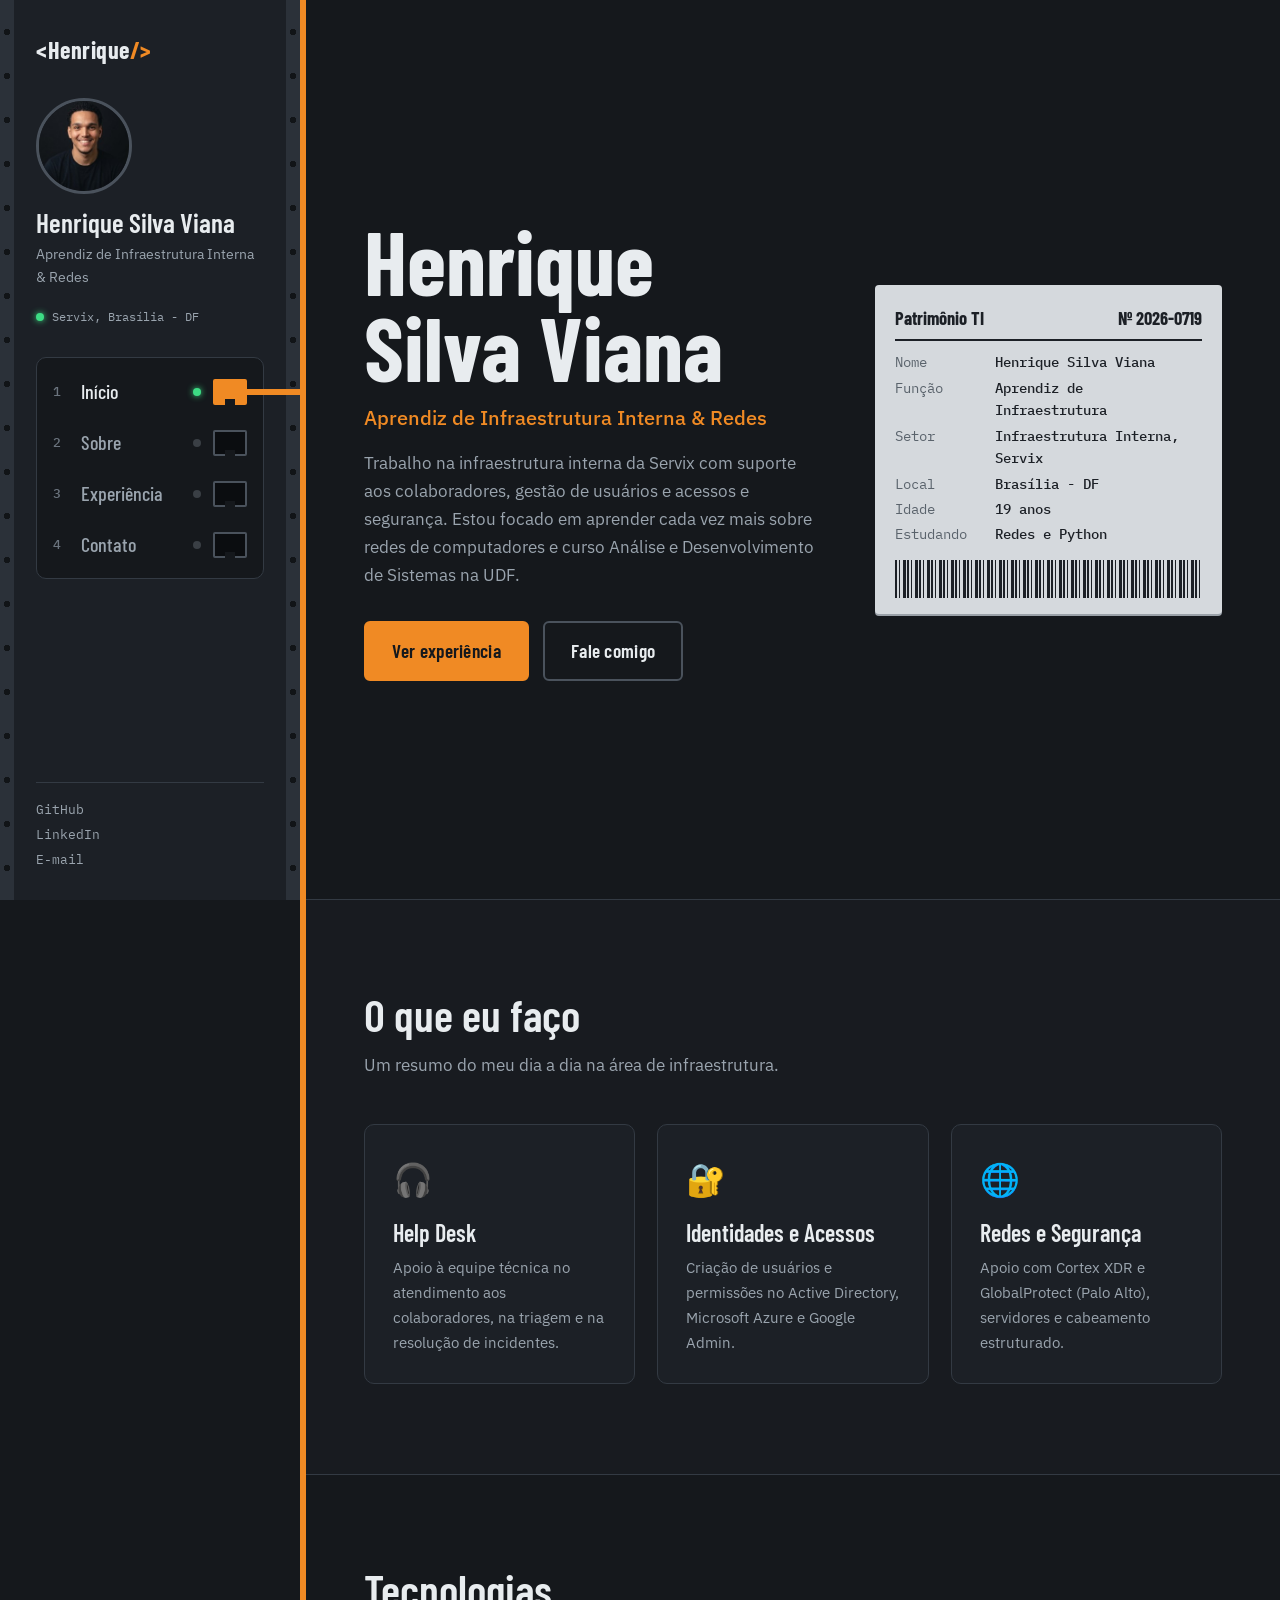
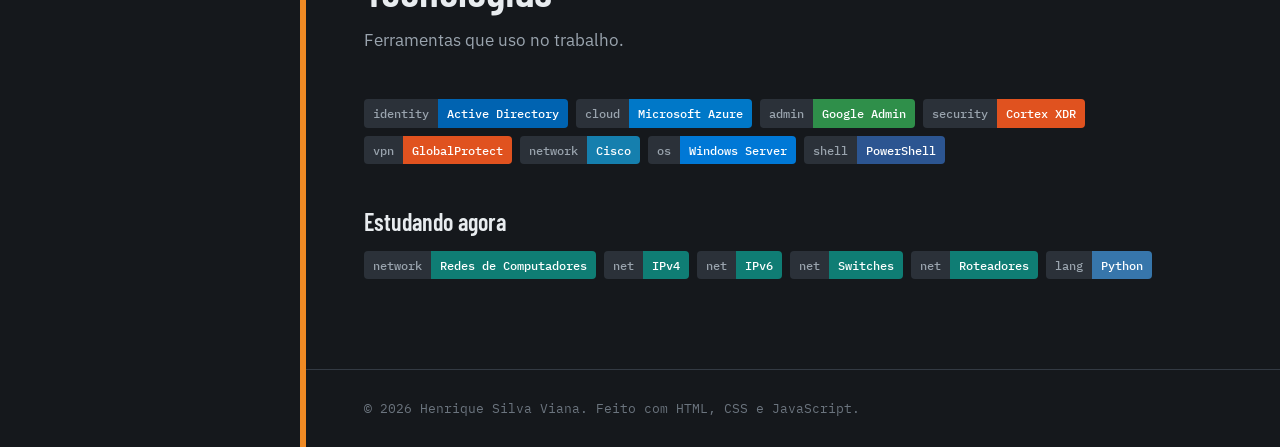
<file: index.html>
<!DOCTYPE html>
<html lang="pt-BR">
<head>
  <meta charset="UTF-8">
  <meta name="viewport" content="width=device-width, initial-scale=1.0">
  <meta name="description" content="Portfólio de Henrique Silva Viana - Aprendiz de Infraestrutura Interna e estudante de ADS na UDF">
  <title>Henrique Silva Viana | Portfólio</title>
  <link rel="preconnect" href="https://fonts.googleapis.com">
  <link rel="preconnect" href="https://fonts.gstatic.com" crossorigin>
  <link href="https://fonts.googleapis.com/css2?family=Barlow+Condensed:wght@500;600;700&family=IBM+Plex+Mono:wght@400;500&family=IBM+Plex+Sans:ital,wght@0,400;0,500;0,600;1,400&display=swap" rel="stylesheet">
  <link rel="stylesheet" href="css/style.css">
</head>
<body class="porta-1">

  <div class="layout">

    <!-- ========== BARRA LATERAL ========== -->
    <aside class="sidebar">
      <!-- Topo: aparece como barra no celular -->
      <div class="sidebar-topo">
        <a href="index.html" class="logo">&lt;Henrique<span>/&gt;</span></a>
        <button class="btn-menu" aria-label="Abrir menu">
          <span></span>
          <span></span>
          <span></span>
        </button>
      </div>

      <!-- Perfil -->
      <div class="sidebar-perfil">
        <img src="img/perfil.jpg" alt="Foto de Henrique Silva Viana" class="sidebar-foto">
        <h2 class="sidebar-nome">Henrique Silva Viana</h2>
        <p class="sidebar-cargo">Aprendiz de Infraestrutura Interna &amp; Redes</p>
        <p class="sidebar-status"><span class="ponto"></span> Servix, Brasília - DF</p>
      </div>

      <!-- Menu -->
      <nav class="menu">
        <ul>
          <li><a href="index.html" class="ativo"><span class="porta-led"></span><span class="porta-rj"></span><span class="porta-num">1</span> Início</a></li>
          <li><a href="pages/sobre.html"><span class="porta-led"></span><span class="porta-rj"></span><span class="porta-num">2</span> Sobre</a></li>
          <li><a href="pages/experiencia.html"><span class="porta-led"></span><span class="porta-rj"></span><span class="porta-num">3</span> Experiência</a></li>
          <li><a href="pages/contato.html"><span class="porta-led"></span><span class="porta-rj"></span><span class="porta-num">4</span> Contato</a></li>
        </ul>
      </nav>

      <!-- Contatos rápidos -->
      <div class="sidebar-contatos">
        <a href="https://github.com/henriqueviana7" target="_blank">GitHub</a>
        <a href="https://www.linkedin.com/in/henrique-silva-viana" target="_blank">LinkedIn</a>
        <a href="mailto:henriquesilvaviana061@gmail.com">E-mail</a>
      </div>
    </aside>

    <!-- ========== CONTEÚDO ========== -->
    <div class="conteudo">

  <main>
    <!-- ========== HERO ========== -->
    <section class="hero">
      <div class="container">
        <div class="animar">
          <h1>Henrique Silva Viana</h1>
          <h2>Aprendiz de Infraestrutura Interna &amp; Redes</h2>
          <p>
            Trabalho na infraestrutura interna da Servix com suporte aos colaboradores,
            gestão de usuários e acessos e segurança. Estou focado em aprender cada vez
            mais sobre redes de computadores e curso Análise e Desenvolvimento de
            Sistemas na UDF.
          </p>
          <div class="hero-botoes">
            <a href="pages/experiencia.html" class="btn btn-primario">Ver experiência</a>
            <a href="pages/contato.html" class="btn btn-secundario">Fale comigo</a>
          </div>
        </div>

        <!-- Etiqueta de patrimônio (igual às coladas nos equipamentos) -->
        <div class="etiqueta animar">
          <div class="etiqueta-topo">
            <span>Patrimônio TI</span>
            <span>Nº 2026-0719</span>
          </div>
          <dl class="etiqueta-dados">
            <dt>Nome</dt><dd>Henrique Silva Viana</dd>
            <dt>Função</dt><dd>Aprendiz de Infraestrutura</dd>
            <dt>Setor</dt><dd>Infraestrutura Interna, Servix</dd>
            <dt>Local</dt><dd>Brasília - DF</dd>
            <dt>Idade</dt><dd>19 anos</dd>
            <dt>Estudando</dt><dd>Redes e Python</dd>
          </dl>
          <div class="codigo-barras" aria-hidden="true"></div>
        </div>
      </div>
    </section>

    <!-- ========== DESTAQUES ========== -->
    <section class="secao-alt">
      <div class="container">
        <h2 class="titulo-secao animar">O que eu faço</h2>
        <p class="subtitulo-secao animar">Um resumo do meu dia a dia na área de infraestrutura.</p>

        <div class="grid-cards">
          <div class="card animar">
            <div class="card-icone">🎧</div>
            <h3>Help Desk</h3>
            <p>Apoio à equipe técnica no atendimento aos colaboradores, na triagem e na resolução de incidentes.</p>
          </div>
          <div class="card animar">
            <div class="card-icone">🔐</div>
            <h3>Identidades e Acessos</h3>
            <p>Criação de usuários e permissões no Active Directory, Microsoft Azure e Google Admin.</p>
          </div>
          <div class="card animar">
            <div class="card-icone">🌐</div>
            <h3>Redes e Segurança</h3>
            <p>Apoio com Cortex XDR e GlobalProtect (Palo Alto), servidores e cabeamento estruturado.</p>
          </div>
        </div>
      </div>
    </section>

    <!-- ========== TECNOLOGIAS ========== -->
    <section>
      <div class="container">
        <h2 class="titulo-secao animar">Tecnologias</h2>
        <p class="subtitulo-secao animar">Ferramentas que uso no trabalho.</p>
        <div class="badges animar">
          <span class="badge"><span class="rotulo">identity</span><span class="valor ad">Active Directory</span></span>
          <span class="badge"><span class="rotulo">cloud</span><span class="valor azure">Microsoft Azure</span></span>
          <span class="badge"><span class="rotulo">admin</span><span class="valor gworkspace">Google Admin</span></span>
          <span class="badge"><span class="rotulo">security</span><span class="valor cortex">Cortex XDR</span></span>
          <span class="badge"><span class="rotulo">vpn</span><span class="valor cortex">GlobalProtect</span></span>
          <span class="badge"><span class="rotulo">network</span><span class="valor cisco">Cisco</span></span>
          <span class="badge"><span class="rotulo">os</span><span class="valor windows">Windows Server</span></span>
          <span class="badge"><span class="rotulo">shell</span><span class="valor powershell">PowerShell</span></span>
        </div>

        <h3 class="titulo-menor animar">Estudando agora</h3>
        <div class="badges animar">
          <span class="badge"><span class="rotulo">network</span><span class="valor redes">Redes de Computadores</span></span>
          <span class="badge"><span class="rotulo">net</span><span class="valor redes">IPv4</span></span>
          <span class="badge"><span class="rotulo">net</span><span class="valor redes">IPv6</span></span>
          <span class="badge"><span class="rotulo">net</span><span class="valor redes">Switches</span></span>
          <span class="badge"><span class="rotulo">net</span><span class="valor redes">Roteadores</span></span>
          <span class="badge"><span class="rotulo">lang</span><span class="valor python">Python</span></span>
        </div>
      </div>
    </section>
  </main>

  <!-- ========== RODAPÉ ========== -->
  <footer class="rodape">
    <div class="container">
      <p>&copy; <span id="ano"></span> Henrique Silva Viana. Feito com HTML, CSS e JavaScript.</p>
    </div>
  </footer>

    </div>
  </div>

  <button class="btn-topo" aria-label="Voltar ao topo">↑</button>

  <script src="js/script.js"></script>
</body>
</html>
</file>
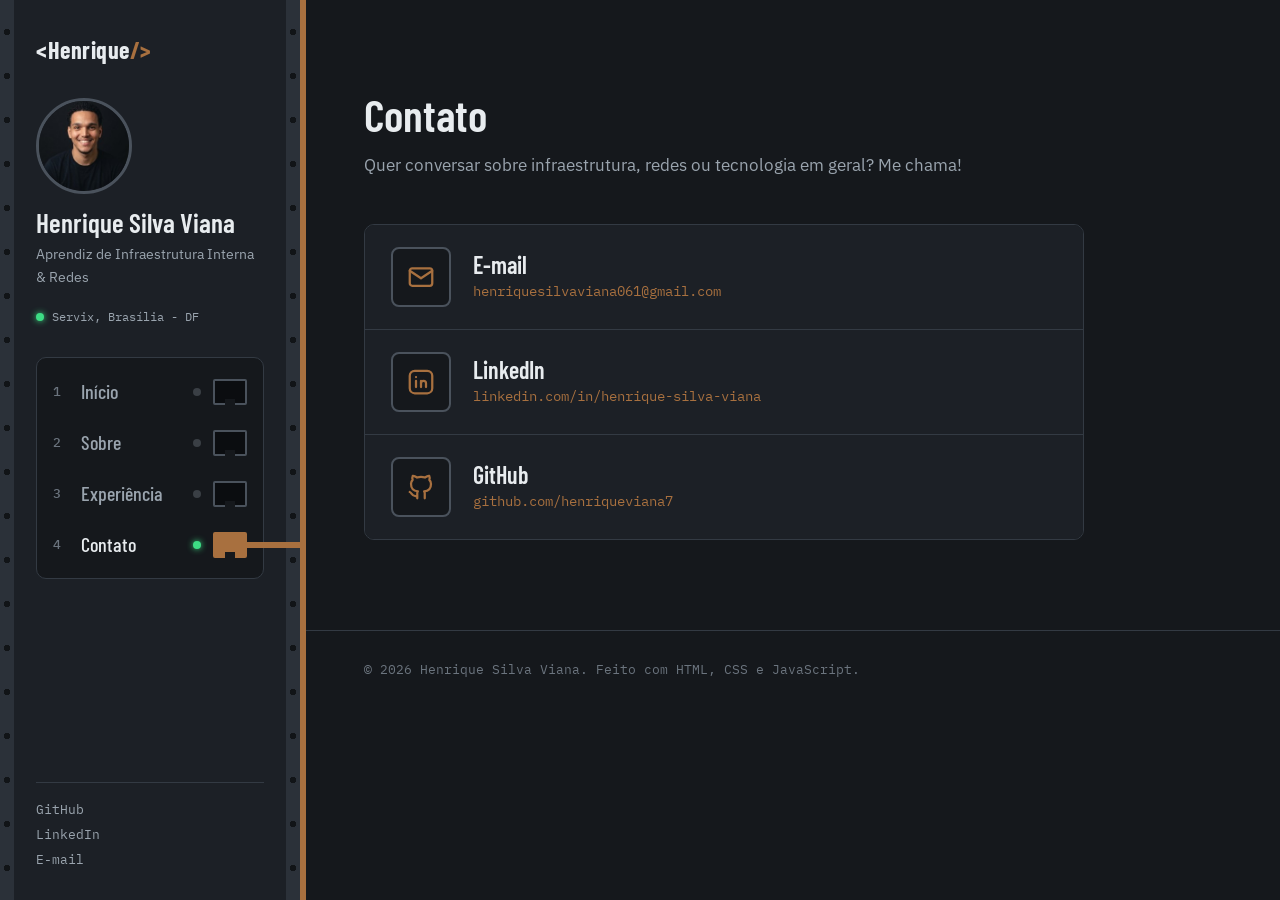
<file: pages/contato.html>
<!DOCTYPE html>
<html lang="pt-BR">
<head>
  <meta charset="UTF-8">
  <meta name="viewport" content="width=device-width, initial-scale=1.0">
  <meta name="description" content="Contato de Henrique Silva Viana">
  <title>Contato | Henrique Silva Viana</title>
  <link rel="preconnect" href="https://fonts.googleapis.com">
  <link rel="preconnect" href="https://fonts.gstatic.com" crossorigin>
  <link href="https://fonts.googleapis.com/css2?family=Barlow+Condensed:wght@500;600;700&family=IBM+Plex+Mono:wght@400;500&family=IBM+Plex+Sans:ital,wght@0,400;0,500;0,600;1,400&display=swap" rel="stylesheet">
  <link rel="stylesheet" href="../css/style.css">
</head>
<body class="porta-4">

  <div class="layout">

    <!-- ========== BARRA LATERAL ========== -->
    <aside class="sidebar">
      <!-- Topo: aparece como barra no celular -->
      <div class="sidebar-topo">
        <a href="../index.html" class="logo">&lt;Henrique<span>/&gt;</span></a>
        <button class="btn-menu" aria-label="Abrir menu">
          <span></span>
          <span></span>
          <span></span>
        </button>
      </div>

      <!-- Perfil -->
      <div class="sidebar-perfil">
        <img src="../img/perfil.jpg" alt="Foto de Henrique Silva Viana" class="sidebar-foto">
        <h2 class="sidebar-nome">Henrique Silva Viana</h2>
        <p class="sidebar-cargo">Aprendiz de Infraestrutura Interna &amp; Redes</p>
        <p class="sidebar-status"><span class="ponto"></span> Servix, Brasília - DF</p>
      </div>

      <!-- Menu -->
      <nav class="menu">
        <ul>
          <li><a href="../index.html"><span class="porta-led"></span><span class="porta-rj"></span><span class="porta-num">1</span> Início</a></li>
          <li><a href="sobre.html"><span class="porta-led"></span><span class="porta-rj"></span><span class="porta-num">2</span> Sobre</a></li>
          <li><a href="experiencia.html"><span class="porta-led"></span><span class="porta-rj"></span><span class="porta-num">3</span> Experiência</a></li>
          <li><a href="contato.html" class="ativo"><span class="porta-led"></span><span class="porta-rj"></span><span class="porta-num">4</span> Contato</a></li>
        </ul>
      </nav>

      <!-- Contatos rápidos -->
      <div class="sidebar-contatos">
        <a href="https://github.com/henriqueviana7" target="_blank">GitHub</a>
        <a href="https://www.linkedin.com/in/henrique-silva-viana" target="_blank">LinkedIn</a>
        <a href="mailto:henriquesilvaviana061@gmail.com">E-mail</a>
      </div>
    </aside>

    <!-- ========== CONTEÚDO ========== -->
    <div class="conteudo">

  <main>
    <section>
      <div class="container">
        <h2 class="titulo-secao animar">Contato</h2>
        <p class="subtitulo-secao animar">
          Quer conversar sobre infraestrutura, redes ou tecnologia em geral? Me chama!
        </p>

        <div class="grid-contato">
          <a href="mailto:henriquesilvaviana061@gmail.com" class="contato-card animar">
            <!-- Ícone (Tabler Icons) -->
            <div class="contato-icone">
              <svg viewBox="0 0 24 24" fill="none" stroke="currentColor" stroke-width="1.8" stroke-linecap="round" stroke-linejoin="round" aria-hidden="true"><path d="M3 7a2 2 0 0 1 2 -2h14a2 2 0 0 1 2 2v10a2 2 0 0 1 -2 2h-14a2 2 0 0 1 -2 -2v-10" /><path d="M3 7l9 6l9 -6" /></svg>
            </div>
            <div>
              <h3>E-mail</h3>
              <p>henriquesilvaviana061@gmail.com</p>
            </div>
          </a>

          <a href="https://www.linkedin.com/in/henrique-silva-viana" target="_blank" class="contato-card animar">
            <!-- Ícone (Tabler Icons) -->
            <div class="contato-icone">
              <svg viewBox="0 0 24 24" fill="none" stroke="currentColor" stroke-width="1.8" stroke-linecap="round" stroke-linejoin="round" aria-hidden="true"><path d="M8 11v5" /><path d="M8 8v.01" /><path d="M12 16v-5" /><path d="M16 16v-3a2 2 0 1 0 -4 0" /><path d="M3 7a4 4 0 0 1 4 -4h10a4 4 0 0 1 4 4v10a4 4 0 0 1 -4 4h-10a4 4 0 0 1 -4 -4l0 -10" /></svg>
            </div>
            <div>
              <h3>LinkedIn</h3>
              <p>linkedin.com/in/henrique-silva-viana</p>
            </div>
          </a>

          <a href="https://github.com/henriqueviana7" target="_blank" class="contato-card animar">
            <!-- Ícone (Tabler Icons) -->
            <div class="contato-icone">
              <svg viewBox="0 0 24 24" fill="none" stroke="currentColor" stroke-width="1.8" stroke-linecap="round" stroke-linejoin="round" aria-hidden="true"><path d="M9 19c-4.3 1.4 -4.3 -2.5 -6 -3m12 5v-3.5c0 -1 .1 -1.4 -.5 -2c2.8 -.3 5.5 -1.4 5.5 -6a4.6 4.6 0 0 0 -1.3 -3.2a4.2 4.2 0 0 0 -.1 -3.2s-1.1 -.3 -3.5 1.3a12.3 12.3 0 0 0 -6.2 0c-2.4 -1.6 -3.5 -1.3 -3.5 -1.3a4.2 4.2 0 0 0 -.1 3.2a4.6 4.6 0 0 0 -1.3 3.2c0 4.6 2.7 5.7 5.5 6c-.6 .6 -.6 1.2 -.5 2v3.5" /></svg>
            </div>
            <div>
              <h3>GitHub</h3>
              <p>github.com/henriqueviana7</p>
            </div>
          </a>
        </div>
      </div>
    </section>
  </main>

  <!-- ========== RODAPÉ ========== -->
  <footer class="rodape">
    <div class="container">
      <p>&copy; <span id="ano"></span> Henrique Silva Viana. Feito com HTML, CSS e JavaScript.</p>
    </div>
  </footer>

    </div>
  </div>

  <button class="btn-topo" aria-label="Voltar ao topo">↑</button>

  <script src="../js/script.js"></script>
</body>
</html>
</file>
<file: css/style.css>
/* =========================================================
   PORTFÓLIO - Henrique Silva Viana
   Tema: rack de rede e patch panel
   ========================================================= */

/* ---------- Variáveis ---------- */
:root {
  /* Metais e painéis do rack */
  --fundo: #15181c;          /* interior do rack */
  --painel: #1c2026;         /* painel grafite */
  --painel-2: #22272e;       /* painel mais claro */
  --trilho: #2b3139;         /* trilhos laterais do rack */
  --borda: #333a43;          /* bordas metálicas */
  --borda-forte: #4a525c;

  /* Texto */
  --texto: #e8ecef;
  --texto-2: #9aa4ae;
  --texto-3: #6b747e;

  /* LEDs */
  --led-verde: #3ddc84;
  --led-ambar: #f5a524;

  /* Cores dos pares do cabo (padrão T568B) */
  --cabo-laranja: #f08a24;
  --cabo-verde: #2fa84f;
  --cabo-azul: #3b7ddd;
  --cabo-marrom: #a8703f;

  /* Cor da página atual (muda em cada página, veja abaixo) */
  --cabo: var(--cabo-laranja);

  /* Cantos arredondados */
  --raio: 10px;

  /* Fontes */
  --fonte-titulo: "Barlow Condensed", "Arial Narrow", sans-serif;
  --fonte-texto: "IBM Plex Sans", "Segoe UI", sans-serif;
  --fonte-codigo: "IBM Plex Mono", Consolas, monospace;
}

/* Cada página usa a cor de um par do cabo */
.porta-1 { --cabo: var(--cabo-laranja); }
.porta-2 { --cabo: var(--cabo-verde); }
.porta-3 { --cabo: var(--cabo-azul); }
.porta-4 { --cabo: var(--cabo-marrom); }

/* ---------- Reset básico ---------- */
* {
  margin: 0;
  padding: 0;
  box-sizing: border-box;
}

html {
  scroll-behavior: smooth;
}

body {
  font-family: var(--fonte-texto);
  font-size: 17px;
  line-height: 1.65;
  background-color: var(--fundo);
  color: var(--texto);
}

img {
  max-width: 100%;
  display: block;
}

a {
  color: var(--cabo);
  text-decoration: none;
}

a:hover {
  text-decoration: underline;
}

/* Foco visível para quem navega pelo teclado */
a:focus-visible,
button:focus-visible {
  outline: 2px solid var(--cabo);
  outline-offset: 3px;
}

h1, h2, h3 {
  font-family: var(--fonte-titulo);
  font-weight: 600;
  line-height: 1.1;
}

.container {
  width: 88%;
  max-width: 1000px;
  margin: 0 auto;
}

/* =========================================================
   LAYOUT: BARRA LATERAL (PATCH PANEL) + CONTEÚDO
   ========================================================= */
.layout {
  display: grid;
  grid-template-columns: 300px 1fr;
}

/* A barra lateral é um patch panel preso em trilhos de rack */
.sidebar {
  position: sticky;   /* fica parada enquanto o conteúdo rola */
  top: 0;
  height: 100vh;
  background-color: var(--painel);
  border-left: 14px solid var(--trilho);
  border-right: 14px solid var(--trilho);
  padding: 30px 22px;
  display: flex;
  flex-direction: column;
  gap: 28px;
  z-index: 100;
}

/* Furos dos parafusos nos trilhos */
.sidebar::before,
.sidebar::after {
  content: "";
  position: fixed;
  top: 0;
  width: 14px;
  height: 100vh;
  background-image: radial-gradient(circle, #111417 3px, transparent 3.5px);
  background-size: 14px 44px;
  background-position: center 10px;
}

.sidebar::before { left: 0; }
.sidebar::after { left: 286px; }

.logo {
  font-family: var(--fonte-titulo);
  font-size: 1.5rem;
  font-weight: 700;
  color: var(--texto);
  letter-spacing: 0.5px;
}

.logo span {
  color: var(--cabo);
}

.logo:hover {
  text-decoration: none;
}

.sidebar-perfil {
  text-align: left;
}

.sidebar-foto {
  width: 96px;
  height: 96px;
  border-radius: 50%;
  border: 3px solid var(--borda-forte);
  object-fit: cover;
  margin-bottom: 14px;
}

.sidebar-nome {
  font-size: 1.7rem;
}

.sidebar-cargo {
  color: var(--texto-2);
  font-size: 0.9rem;
  margin: 4px 0 12px;
}

.sidebar-status {
  display: inline-flex;
  align-items: center;
  gap: 8px;
  font-family: var(--fonte-codigo);
  font-size: 0.75rem;
  color: var(--texto-2);
}

/* LED verde de "ligado" */
.ponto {
  width: 8px;
  height: 8px;
  border-radius: 50%;
  background-color: var(--led-verde);
  box-shadow: 0 0 6px var(--led-verde);
}

/* ---------- Menu: portas do patch panel ---------- */
.menu ul {
  border-radius: var(--raio);
  list-style: none;
  background-color: #15181c;
  border: 1px solid var(--borda);
  padding: 8px;
}

.menu a {
  display: grid;
  grid-template-columns: 18px 1fr 10px 34px;   /* número, nome, LED, porta */
  align-items: center;
  gap: 10px;
  padding: 9px 8px;
  color: var(--texto-2);
  font-family: var(--fonte-titulo);
  font-size: 1.25rem;
  font-weight: 500;
  position: relative;
}

.menu a:hover {
  color: var(--texto);
  text-decoration: none;
  background-color: var(--painel-2);
}

/* Ordem visual: número, nome, LED e porta (o cabo sai pela direita) */
.porta-num { order: -1; }
.porta-led { order: 2; }
.porta-rj  { order: 3; }

/* LED de cada porta (apagado) */
.porta-led {
  width: 8px;
  height: 8px;
  border-radius: 50%;
  background-color: #3a3f45;
}

/* Desenho da porta RJ45 */
.porta-rj {
  width: 34px;
  height: 26px;
  background-color: #0b0d10;
  border: 2px solid var(--borda-forte);
  border-radius: 2px;
  position: relative;
}

/* Encaixe da trava do conector */
.porta-rj::after {
  content: "";
  position: absolute;
  left: 10px;
  bottom: -2px;
  width: 10px;
  height: 6px;
  background-color: #15181c;
}

.porta-num {
  font-family: var(--fonte-codigo);
  font-size: 0.8rem;
  color: var(--texto-3);
}

/* Porta da página atual: LED aceso e cabo conectado */
.menu a.ativo {
  color: var(--texto);
}

.menu a.ativo .porta-led {
  background-color: var(--led-verde);
  box-shadow: 0 0 6px var(--led-verde);
}

.menu a.ativo .porta-rj {
  background-color: var(--cabo);
  border-color: var(--cabo);
}

/* O cabo sai da porta ativa e vai até o conteúdo */
.menu a.ativo::after {
  content: "";
  position: absolute;
  left: calc(100% - 8px);   /* começa na borda direita da porta */
  right: -45px;             /* atravessa o painel até o conteúdo */
  top: 50%;
  height: 6px;
  margin-top: -3px;
  background-color: var(--cabo);
}

.sidebar-contatos {
  margin-top: auto;   /* empurra os contatos para o fim da barra */
  display: flex;
  flex-direction: column;
  gap: 4px;
  font-family: var(--fonte-codigo);
  font-size: 0.8rem;
  border-top: 1px solid var(--borda);
  padding-top: 16px;
}

.sidebar-contatos a {
  color: var(--texto-2);
}

.sidebar-contatos a:hover {
  color: var(--texto);
}

/* Botão hambúrguer (só aparece no celular) */
.btn-menu {
  display: none;
  background: none;
  border: none;
  cursor: pointer;
  padding: 5px;
}

.btn-menu span {
  display: block;
  width: 26px;
  height: 3px;
  margin: 5px 0;
  background-color: var(--texto);
  transition: 0.3s;
}

.btn-menu.aberto span:nth-child(1) { transform: translateY(8px) rotate(45deg); }
.btn-menu.aberto span:nth-child(2) { opacity: 0; }
.btn-menu.aberto span:nth-child(3) { transform: translateY(-8px) rotate(-45deg); }

/* ---------- Conteúdo ---------- */
.conteudo {
  min-width: 0;   /* evita que o conteúdo estoure a coluna */
  border-left: 6px solid var(--cabo);   /* o cabo da porta ativa chega aqui */
}

section {
  padding: 90px 0;
  border-bottom: 1px solid var(--borda);
}

.secao-alt {
  background-color: #181b20;
}

/* Títulos de seção */
.titulo-secao {
  font-size: 2.8rem;
  margin-bottom: 12px;
}

.subtitulo-secao {
  color: var(--texto-2);
  max-width: 62ch;
  margin-bottom: 45px;
}

.titulo-menor {
  font-size: 1.5rem;
  margin: 45px 0 15px;
}

/* ---------- Botões ---------- */
.btn {
  display: inline-block;
  border-radius: 6px;
  padding: 12px 26px;
  font-family: var(--fonte-titulo);
  font-size: 1.2rem;
  font-weight: 600;
  letter-spacing: 0.3px;
  border: 2px solid var(--cabo);
  transition: background-color 0.2s, color 0.2s;
}

.btn:hover {
  text-decoration: none;
}

.btn-primario {
  background-color: var(--cabo);
  color: #15181c;
}

.btn-primario:hover {
  background-color: transparent;
  color: var(--cabo);
}

.btn-secundario {
  color: var(--texto);
  border-color: var(--borda-forte);
}

.btn-secundario:hover {
  border-color: var(--cabo);
  color: var(--cabo);
}

/* =========================================================
   PÁGINA INICIAL
   ========================================================= */
.hero {
  min-height: 100vh;
  display: flex;
  align-items: center;
}

.hero .container {
  display: grid;
  grid-template-columns: 1.3fr 1fr;
  gap: 60px;
  align-items: center;
}

.hero h1 {
  font-size: clamp(3.5rem, 7vw, 6rem);
  font-weight: 700;
  line-height: 0.95;
  margin-bottom: 18px;
}

.hero h2 {
  font-family: var(--fonte-texto);
  font-size: 1.25rem;
  font-weight: 500;
  color: var(--cabo);
  margin-bottom: 20px;
}

.hero p {
  color: var(--texto-2);
  max-width: 52ch;
  margin-bottom: 32px;
}

.hero-botoes {
  display: flex;
  gap: 14px;
  flex-wrap: wrap;
}

/* Etiqueta de patrimônio prateada */
.etiqueta {
  background-color: #d5d9dd;
  color: #1c2026;
  padding: 18px 20px 16px;
  border-radius: 4px;
  font-family: var(--fonte-codigo);
  font-size: 0.85rem;
  transform: rotate(-1.5deg);
  box-shadow: 0 2px 0 #9aa1a8;
}

.etiqueta-topo {
  display: flex;
  justify-content: space-between;
  font-family: var(--fonte-titulo);
  font-size: 1.15rem;
  font-weight: 700;
  border-bottom: 2px solid #1c2026;
  padding-bottom: 6px;
  margin-bottom: 10px;
}

.etiqueta-dados {
  display: grid;
  grid-template-columns: 90px 1fr;
  gap: 3px 10px;
}

.etiqueta-dados dt {
  color: #5a636c;
}

.etiqueta-dados dd {
  font-weight: 500;
}

/* Código de barras feito só com CSS */
.codigo-barras {
  height: 38px;
  margin-top: 14px;
  background-image: repeating-linear-gradient(90deg,
    #1c2026 0 2px, transparent 2px 4px,
    #1c2026 4px 5px, transparent 5px 8px,
    #1c2026 8px 11px, transparent 11px 12px);
}

/* =========================================================
   COMPONENTES
   ========================================================= */

/* ---------- Badges (etiquetas de cabo) ---------- */
.badges {
  display: flex;
  flex-wrap: wrap;
  gap: 8px;
}

.badge {
  display: inline-flex;
  border-radius: 4px;
  font-family: var(--fonte-codigo);
  font-size: 0.78rem;
  font-weight: 500;
  overflow: hidden;
}

.badge .rotulo {
  background-color: #2b3139;
  color: var(--texto-2);
  padding: 4px 9px;
}

.badge .valor {
  padding: 4px 9px;
  color: #fff;
}

/* Cores de cada tecnologia */
.html   { background-color: #e34f26; }
.css    { background-color: #1572b6; }
.js     { background-color: #a88a00; }
.python { background-color: #3776ab; }
.sql    { background-color: #4479a1; }
.git    { background-color: #f05032; }
.windows{ background-color: #0078d6; }
.figma  { background-color: #8b4fe0; }
.ad     { background-color: #0063b1; }
.azure  { background-color: #0078c8; }
.gworkspace { background-color: #2f8f4a; }
.cortex { background-color: #e0521f; }
.cisco  { background-color: #157fae; }
.powershell { background-color: #2c5591; }
.redes  { background-color: #0f7d74; }

/* ---------- Blocos de atividades ---------- */
.grid-cards {
  display: grid;
  grid-template-columns: repeat(3, 1fr);
  gap: 22px;
}

.grid-4 {
  grid-template-columns: repeat(4, 1fr);
}

.card {
  background-color: var(--painel);
  border: 1px solid var(--borda);
  border-radius: var(--raio);
  padding: 28px;
  transition: transform 0.3s, border-color 0.3s;
}

/* Ao passar o cursor, o bloco sobe e a borda ganha a cor da página */
.card:hover {
  transform: translateY(-5px);
  border-color: var(--cabo);
}

.card-icone {
  font-size: 2rem;
  margin-bottom: 14px;
}

.card h3 {
  font-size: 1.5rem;
  margin-bottom: 8px;
}

.card p {
  color: var(--texto-2);
  font-size: 0.95rem;
}

/* ---------- Bloco README / ficha técnica ---------- */
.readme {
  border-radius: var(--raio);
  background-color: var(--painel);
  border: 1px solid var(--borda);
  padding: 30px 32px;
}

.readme-arquivo {
  font-family: var(--fonte-codigo);
  color: var(--texto-3);
  font-size: 0.85rem;
  border-bottom: 1px solid var(--borda);
  padding-bottom: 12px;
  margin-bottom: 24px;
}

.readme h3 {
  font-size: 1.45rem;
  margin: 30px 0 12px;
}

.readme h3:first-of-type {
  margin-top: 0;
}

.info-lista {
  list-style: none;
  margin-top: 20px;
}

.info-lista li {
  padding: 5px 0;
}

.info-lista li strong {
  color: var(--texto-2);
  font-weight: 500;
}

/* Objetivos com LED: verde = concluído, âmbar = pendente */
.led-ok,
.led-pendente {
  display: flex;
  align-items: center;
  gap: 12px;
}

.led-ok::before,
.led-pendente::before {
  content: "";
  flex-shrink: 0;
  width: 9px;
  height: 9px;
  border-radius: 50%;
}

.led-ok::before {
  background-color: var(--led-verde);
  box-shadow: 0 0 6px var(--led-verde);
}

.led-pendente::before {
  background-color: var(--led-ambar);
}

/* ---------- Página Sobre ---------- */
.sobre-texto {
  max-width: 68ch;
}

.sobre-texto p {
  color: var(--texto-2);
  margin-bottom: 16px;
}

.sobre-texto strong {
  color: var(--texto);
  font-weight: 500;
}

.foto-perfil {
  width: 160px;
  border-radius: 50%;
  border: 3px solid var(--borda-forte);
}

.foto-celular {
  display: none;
}

/* Linha do tempo */
.timeline {
  border-left: 2px solid var(--borda-forte);
  padding-left: 30px;
}

.timeline-item {
  position: relative;
}

.timeline-item::before {
  content: "";
  position: absolute;
  left: -37px;
  top: 8px;
  width: 12px;
  height: 12px;
  border-radius: 50%;
  background-color: var(--led-verde);
  box-shadow: 0 0 6px var(--led-verde);
}

.timeline-data {
  font-family: var(--fonte-codigo);
  color: var(--texto-3);
  font-size: 0.85rem;
}

.timeline-item h3 {
  font-size: 1.6rem;
  margin: 4px 0 6px;
}

.timeline-item p {
  color: var(--texto-2);
  max-width: 65ch;
}

/* Eventos */
.evento {
  border-radius: var(--raio);
  display: grid;
  grid-template-columns: 1fr 1fr;
  gap: 40px;
  align-items: center;
  background-color: var(--painel);
  border: 1px solid var(--borda);
  padding: 30px;
}

.evento-texto h3 {
  font-size: 2rem;
  margin: 6px 0 14px;
}

.evento-texto p {
  color: var(--texto-2);
  margin-bottom: 14px;
}

.evento-fotos {
  display: grid;
  grid-template-columns: 1fr 1.4fr;
  gap: 12px;
  align-items: center;
}

.evento-fotos img {
  width: 100%;
  border-radius: 6px;
  cursor: zoom-in;
  border: 1px solid var(--borda);
}

/* ---------- Página Experiência ---------- */
.cargo {
  border-radius: var(--raio);
  background-color: var(--painel);
  border: 1px solid var(--borda);
  border-left: 4px solid var(--cabo);
  padding: 30px 32px;
}

.cargo-topo {
  display: flex;
  justify-content: space-between;
  align-items: flex-start;
  gap: 20px;
  flex-wrap: wrap;
  margin-bottom: 16px;
}

.cargo-tag {
  display: inline-flex;
  align-items: center;
  gap: 8px;
  font-family: var(--fonte-codigo);
  font-size: 0.8rem;
  color: var(--texto-2);
}

.cargo h3 {
  font-size: 2.2rem;
  margin: 6px 0 2px;
}

.cargo-empresa {
  color: var(--cabo);
  font-weight: 500;
}

.cargo-periodo {
  border-radius: 6px;
  font-family: var(--fonte-codigo);
  font-size: 0.85rem;
  color: var(--texto-2);
  border: 1px solid var(--borda-forte);
  padding: 5px 12px;
}

.cargo > p {
  color: var(--texto-2);
  max-width: 70ch;
}

/* Projetos */
.grid-projetos {
  display: grid;
  grid-template-columns: repeat(2, 1fr);
  gap: 24px;
}

.projeto {
  border-radius: var(--raio);
  overflow: hidden;   /* a imagem acompanha os cantos arredondados */
  background-color: var(--painel);
  border: 1px solid var(--borda);
}

.projeto img {
  width: 100%;
  aspect-ratio: 16 / 10;
  object-fit: cover;
  cursor: zoom-in;
  border-bottom: 1px solid var(--borda);
}

.projeto-info {
  padding: 22px 24px 24px;
}

.projeto-info h3 {
  font-size: 1.7rem;
  margin-bottom: 8px;
}

.projeto-info p {
  color: var(--texto-2);
  font-size: 0.95rem;
  margin-bottom: 16px;
}

.projeto-info .badges {
  margin-bottom: 18px;
}

.projeto-links {
  display: flex;
  gap: 22px;
  font-weight: 500;
}

/* ---------- Página Contato ---------- */
.grid-contato {
  display: grid;
  border-radius: var(--raio);
  overflow: hidden;
  grid-template-columns: 1fr;
  gap: 0;
  border: 1px solid var(--borda);
  max-width: 720px;
}

.contato-card {
  display: grid;
  grid-template-columns: 60px 1fr;
  align-items: center;
  gap: 22px;
  padding: 22px 26px;
  background-color: var(--painel);
  border-bottom: 1px solid var(--borda);
  color: var(--texto);
}

.contato-card:last-child {
  border-bottom: none;
}

.contato-card:hover {
  text-decoration: none;
  background-color: var(--painel-2);
}

.contato-card h3 {
  font-size: 1.5rem;
}

/* Quadrado do ícone, no formato de uma porta */
.contato-icone {
  border-radius: 8px;
  width: 60px;
  height: 60px;
  display: flex;
  justify-content: center;
  align-items: center;
  background-color: #15181c;
  border: 2px solid var(--borda-forte);
  color: var(--cabo);
  transition: border-color 0.2s;
}

.contato-icone svg {
  width: 30px;
  height: 30px;
}

.contato-card:hover .contato-icone {
  border-color: var(--cabo);
}

.contato-card p {
  font-family: var(--fonte-codigo);
  font-size: 0.9rem;
  color: var(--cabo);
  word-break: break-all;
}

/* ---------- Lightbox (imagem ampliada) ---------- */
.lightbox {
  display: none;
  position: fixed;
  inset: 0;
  background-color: rgba(10, 12, 14, 0.94);
  z-index: 200;
  justify-content: center;
  align-items: center;
  padding: 20px;
}

.lightbox.ativo {
  display: flex;
}

.lightbox img {
  max-height: 85vh;
}

.lightbox-fechar {
  position: absolute;
  top: 18px;
  right: 28px;
  font-size: 2.5rem;
  color: #fff;
  background: none;
  border: none;
  cursor: pointer;
}

/* ---------- Rodapé ---------- */
.rodape {
  padding: 28px 0;
  color: var(--texto-3);
  font-family: var(--fonte-codigo);
  font-size: 0.8rem;
}

/* ---------- Botão voltar ao topo ---------- */
.btn-topo {
  position: fixed;
  border-radius: 50%;
  bottom: 24px;
  right: 24px;
  width: 48px;
  height: 48px;
  border: 2px solid var(--cabo);
  background-color: var(--painel);
  color: var(--cabo);
  font-size: 1.3rem;
  cursor: pointer;
  opacity: 0;
  visibility: hidden;
  transition: 0.3s;
  z-index: 90;
}

.btn-topo.visivel {
  opacity: 1;
  visibility: visible;
}

.btn-topo:hover {
  background-color: var(--cabo);
  color: #15181c;
}

/* ---------- Animação ao rolar a página ---------- */
.animar {
  opacity: 0;
  transform: translateY(16px);
  transition: opacity 0.6s, transform 0.6s;
}

.animar.mostrar {
  opacity: 1;
  transform: none;
}

/* Quem prefere menos movimento não vê animações */
@media (prefers-reduced-motion: reduce) {
  .animar {
    opacity: 1;
    transform: none;
    transition: none;
  }
  html {
    scroll-behavior: auto;
  }
}

/* =========================================================
   RESPONSIVO
   ========================================================= */

/* Tablet e celular: o patch panel vira uma barra no topo */
@media (max-width: 900px) {
  .layout {
    grid-template-columns: 1fr;
  }

  .sidebar {
    height: auto;
    padding: 0 5%;
    border-left: none;
    border-right: none;
    border-bottom: 1px solid var(--borda);
    gap: 0;
    overflow: visible;
  }

  .sidebar::before,
  .sidebar::after {
    display: none;
  }

  .sidebar-topo {
    display: flex;
    justify-content: space-between;
    align-items: center;
    height: 64px;
  }

  .btn-menu {
    display: block;
  }

  .sidebar-perfil,
  .sidebar-contatos {
    display: none;
  }

  /* Menu desce do topo quando o hambúrguer é clicado */
  .menu {
    position: absolute;
    top: 64px;
    left: 0;
    width: 100%;
    background-color: var(--painel);
    max-height: 0;
    overflow: hidden;
    transition: max-height 0.4s;
  }

  .menu.aberto {
    max-height: 320px;
    border-bottom: 1px solid var(--borda);
  }

  .menu ul {
    margin: 12px 5%;
  }

  .menu a.ativo::after {
    display: none;
  }

  /* No celular o cabo chega pelo topo */
  .conteudo {
    border-left: none;
    border-top: 6px solid var(--cabo);
  }

  .hero {
    min-height: auto;
  }

  .hero .container,
  .evento {
    grid-template-columns: 1fr;
  }

  .grid-cards,
  .grid-4 {
    grid-template-columns: repeat(2, 1fr);
  }

  .etiqueta {
    max-width: 420px;
  }

  .foto-celular {
    display: block;
    margin-bottom: 25px;
  }
}

/* Celular */
@media (max-width: 640px) {
  body {
    font-size: 16px;
  }

  section {
    padding: 60px 0;
  }

  .titulo-secao {
    font-size: 2.2rem;
  }

  .grid-cards,
  .grid-4,
  .grid-projetos {
    grid-template-columns: 1fr;
  }

  .contato-card {
    grid-template-columns: 48px 1fr;
    gap: 16px;
    padding: 18px;
  }

  .contato-icone {
    width: 48px;
    height: 48px;
  }

  .contato-icone svg {
    width: 24px;
    height: 24px;
  }

  .readme,
  .cargo,
  .evento {
    padding: 22px 20px;
  }

  .etiqueta {
    transform: none;
  }
}
</file>
